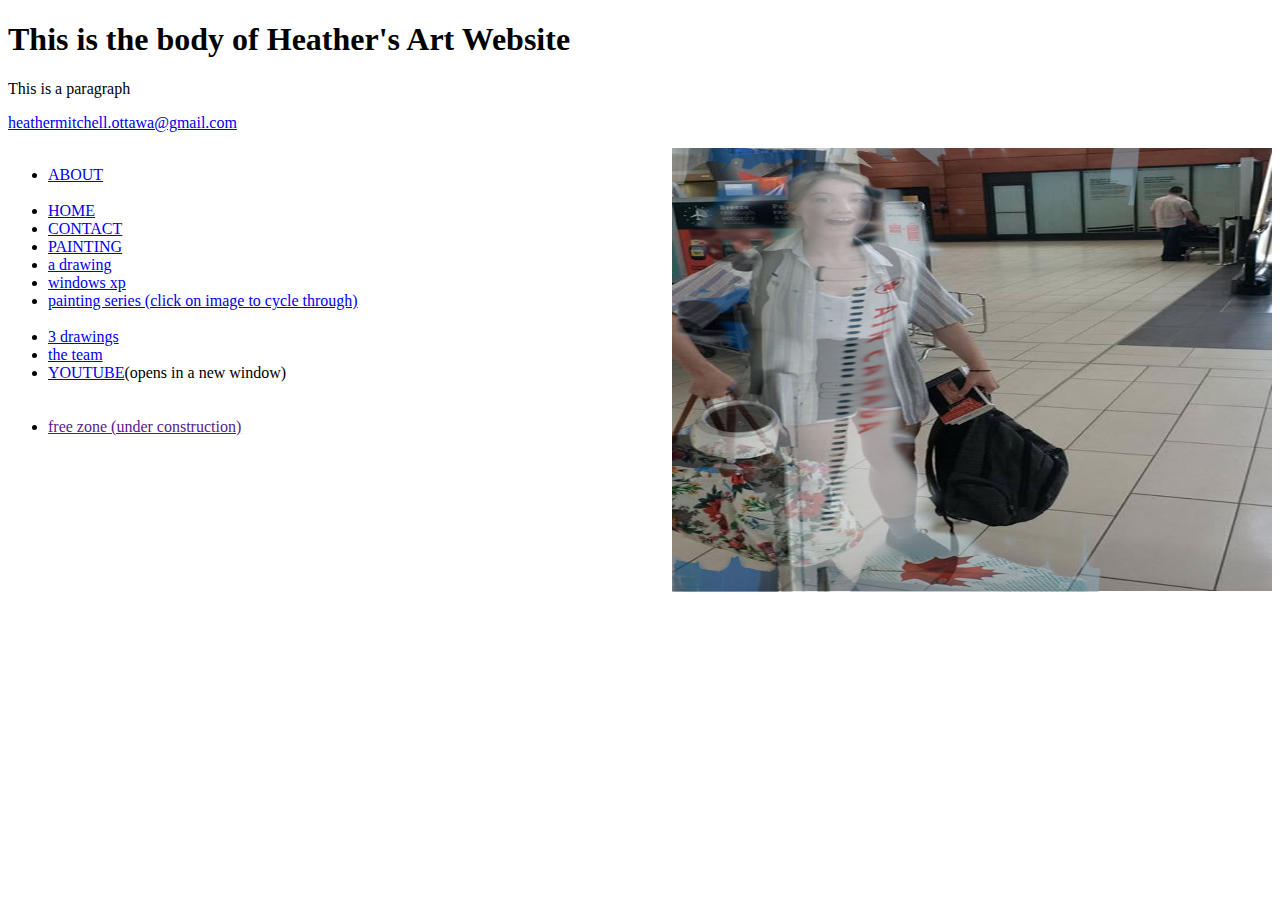
<file: index.html>
<!doctype html>

<html>
    
    <link rel="stylesheet" type="text/css" href="stylesheet.css">

    <head>
        <title>Welcome to Heather's Art Website</title>
        <!--(change icon:)<link rel="icon" href="http://example.com/favicon.png">-->
    </head>
    
    
    
    <body>
        
        
        
        <h1>This is the body of Heather's Art Website</h1>
        <p>This is a paragraph </p>
        
       
            <p>
                <a href="mailto:heathermitchell.ottawa@gmail.com">
                    heathermitchell.ottawa@gmail.com</a></p>
        
        
            <img src="images/air.png" alt="IMAGE OF ME" width="600" height="444" align="right"/>
        
        
        
        <!--<iframe width="560" height="315" src="https://www.youtube.com/embed/bsCu9fDRpOU" frameborder="0" allowfullscreen></iframe>-->
            
                <ul>
                    
                      </br>
                    
                    <li><a href="about.html">ABOUT</a></li>
                    </br>
                    <li><a href="home.html">HOME</a></li>
                    
                    <li><a href="contact.html">CONTACT</a></li>
                    <li><a href="painting1.html">PAINTING</a></li>
                    <li><a href="drawing.html">a drawing</a></li>
                    <li><a href="https://hisbmitchell.github.io/pressWXP/">windows xp</a></li>
                    <li><a href="https://hisbmitchell.github.io/a_pattern/">painting series (click on image to cycle through)</a></li> </br>
                    <li><a href="3drawings.html">3 drawings</a></li>
                    <li><a href="https://hisbmitchell.github.io/the_team/">the team</a></li>
                    
                  
                    <li><a href="http://www.youtube.com" target="_blank">YOUTUBE</a>(opens in a new window)</li></br></br>
                    <li><a href="">free zone (under construction)</a></li>
                    
                
            
            </ul>
            
        
    
    </body>


</html>
</file>
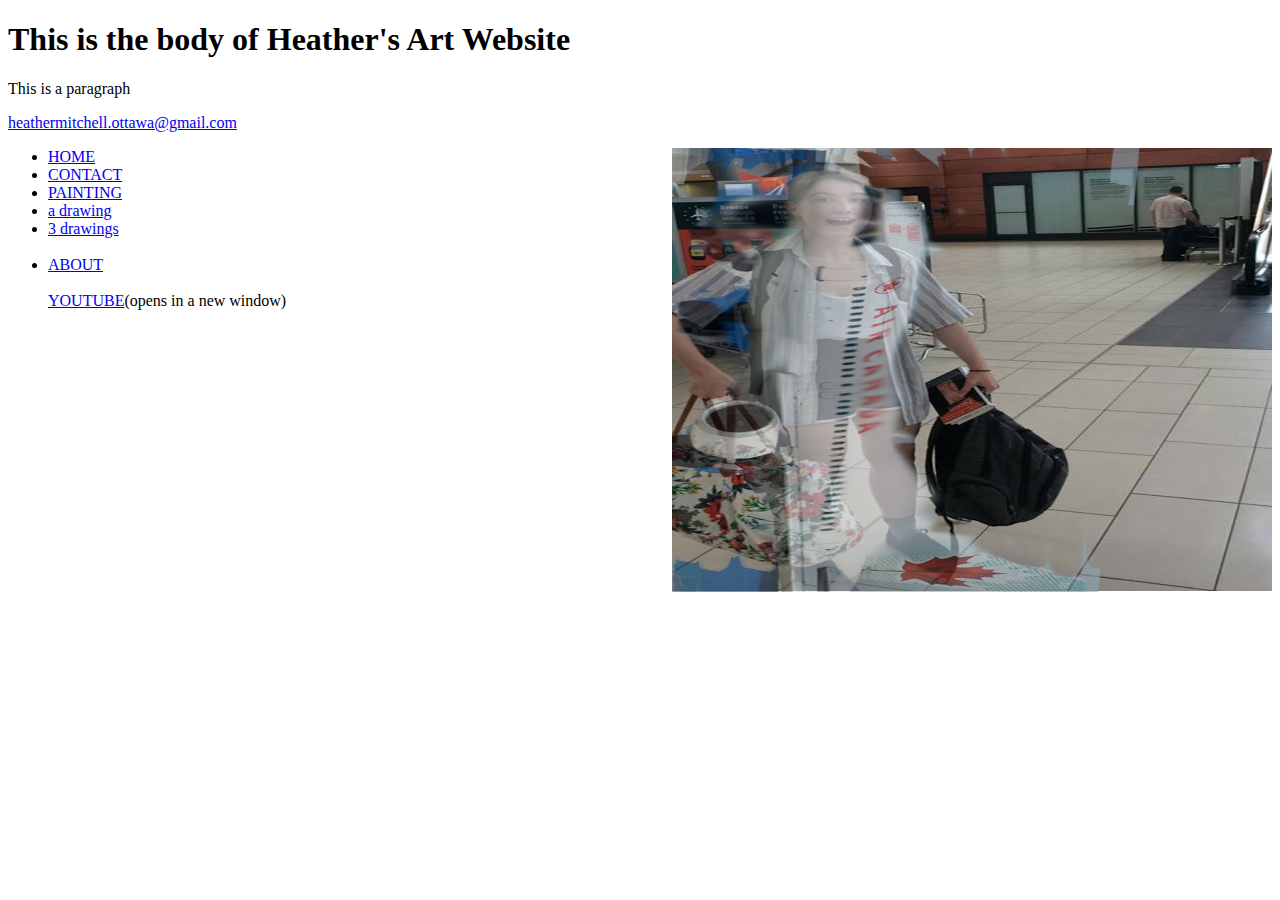
<file: artist website/index.html>
<!doctype html>

<html>
    
    <link rel="stylesheet" type="text/css" href="stylesheet.css">

    <head>
        <title>Welcome to Heather's Art Website</title>
        <!--(change icon:)<link rel="icon" href="http://example.com/favicon.png">-->
    </head>
    
    
    
    <body>
        
        
        
        <h1>This is the body of Heather's Art Website</h1>
        <p>This is a paragraph </p>
        
       
            <p>
                <a href="mailto:heathermitchell.ottawa@gmail.com">
                    heathermitchell.ottawa@gmail.com</a></p>
        
        
            <img src="images/air.png" alt="IMAGE OF ME" width="600" height="444" align="right"/>
        
        
        
        <!--<iframe width="560" height="315" src="https://www.youtube.com/embed/bsCu9fDRpOU" frameborder="0" allowfullscreen></iframe>-->
            
                <ul>
                    <li><a href="home.html">HOME</a></li>
                    
                    <li><a href="contact.html">CONTACT</a></li>
                    <li><a href="painting1.html">PAINTING</a></li>
                    <li><a href="drawing.html">a drawing</a></li>
                    <li><a href="3drawings.html">3 drawings</a></li>
                    
                    </br>
                    
                    <li><a href="about.html">ABOUT</a></li>
                    </br>
                    <a href="http://www.youtube.com" target="_blank">YOUTUBE</a>(opens in a new window)
                    
                
            
            </ul>
            
        
    
    </body>


</html>
</file>
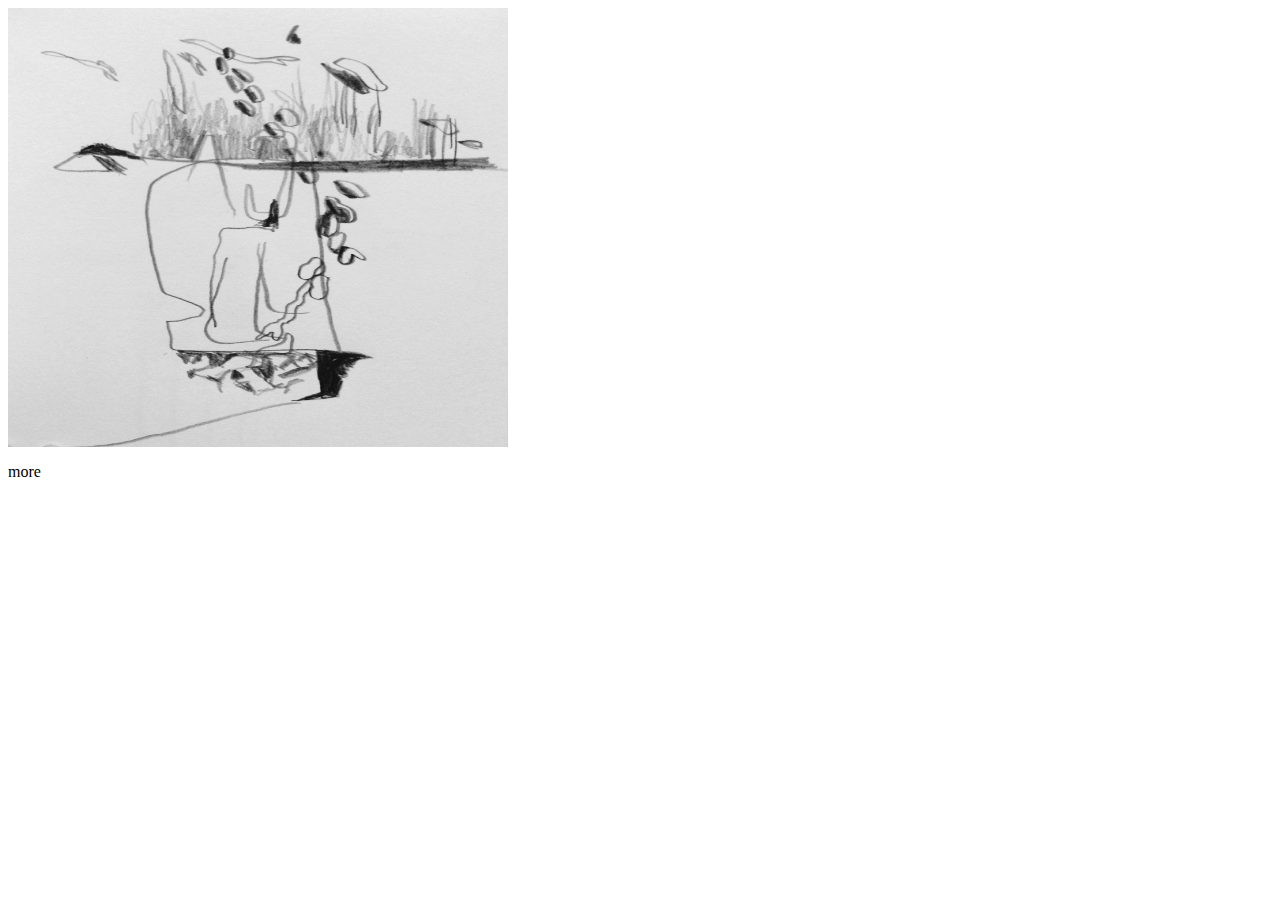
<file: 3drawings.html>
<!--doctype html-->

<html>
    
       <link rel="stylesheet" type="text/css" href="stylesheet.css">
    

    
        
        <p>
        
    <img src="images/sketch1.jpg" alt="PAINTING" width="500" height="439" >
   
    
    <P> <a href="more.html" style="color: #000000; text-decoration: none;">more</a> </P>
         

</html>
</file>
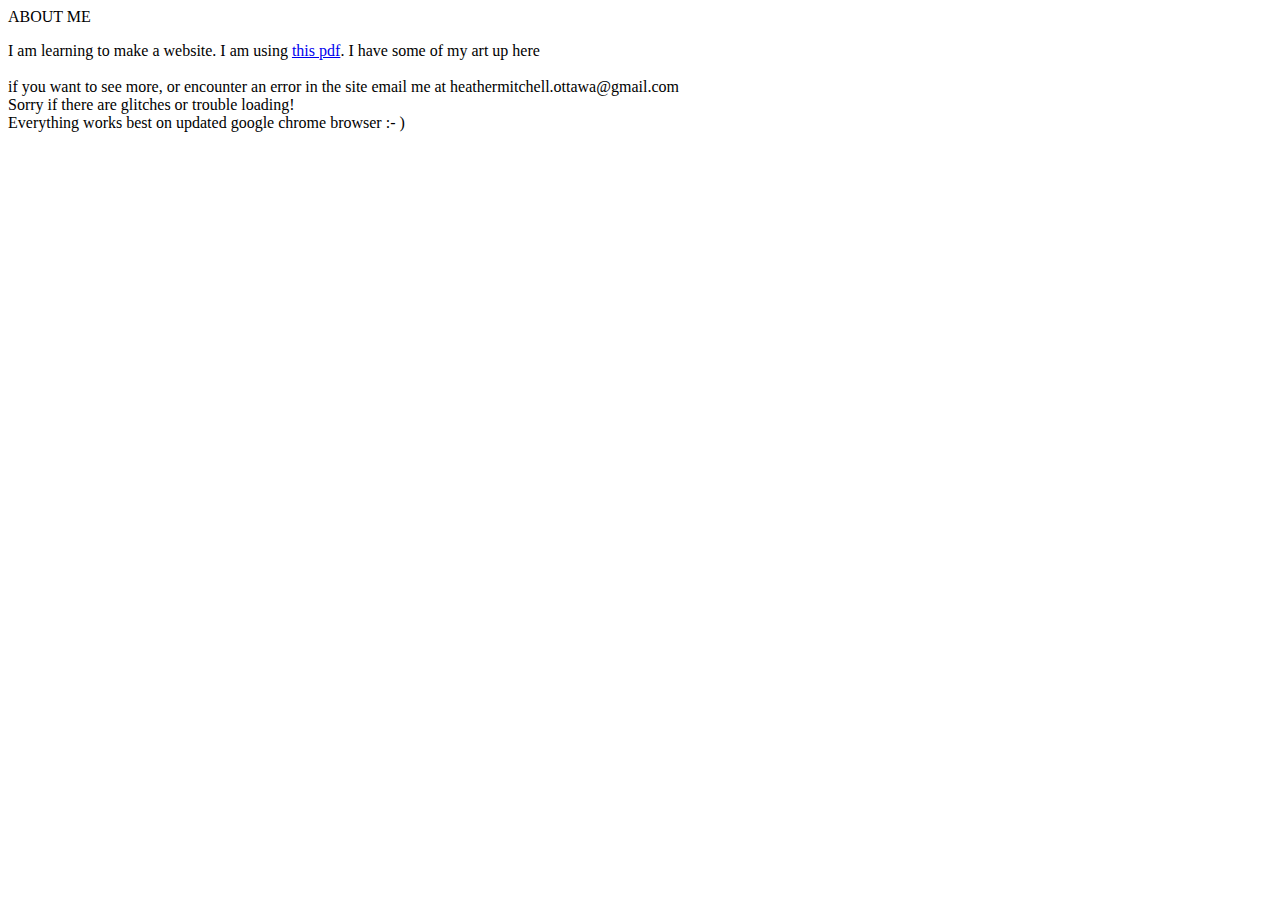
<file: about.html>
<!doctype html>

<html>



ABOUT ME
    
       <p>I am learning to make a website. I am using <a href="HTML and CSS design and build websites.pdf">this pdf</a>. I have some of my art up here <br /><br />
        if you want to see more, or encounter an error in the site email me at heathermitchell.ottawa@gmail.com
           
          <br /> Sorry if there are glitches or trouble loading! <br />Everything works best on updated google chrome browser :- )
           
        
    
    
    
    </p>


</html>
</file>
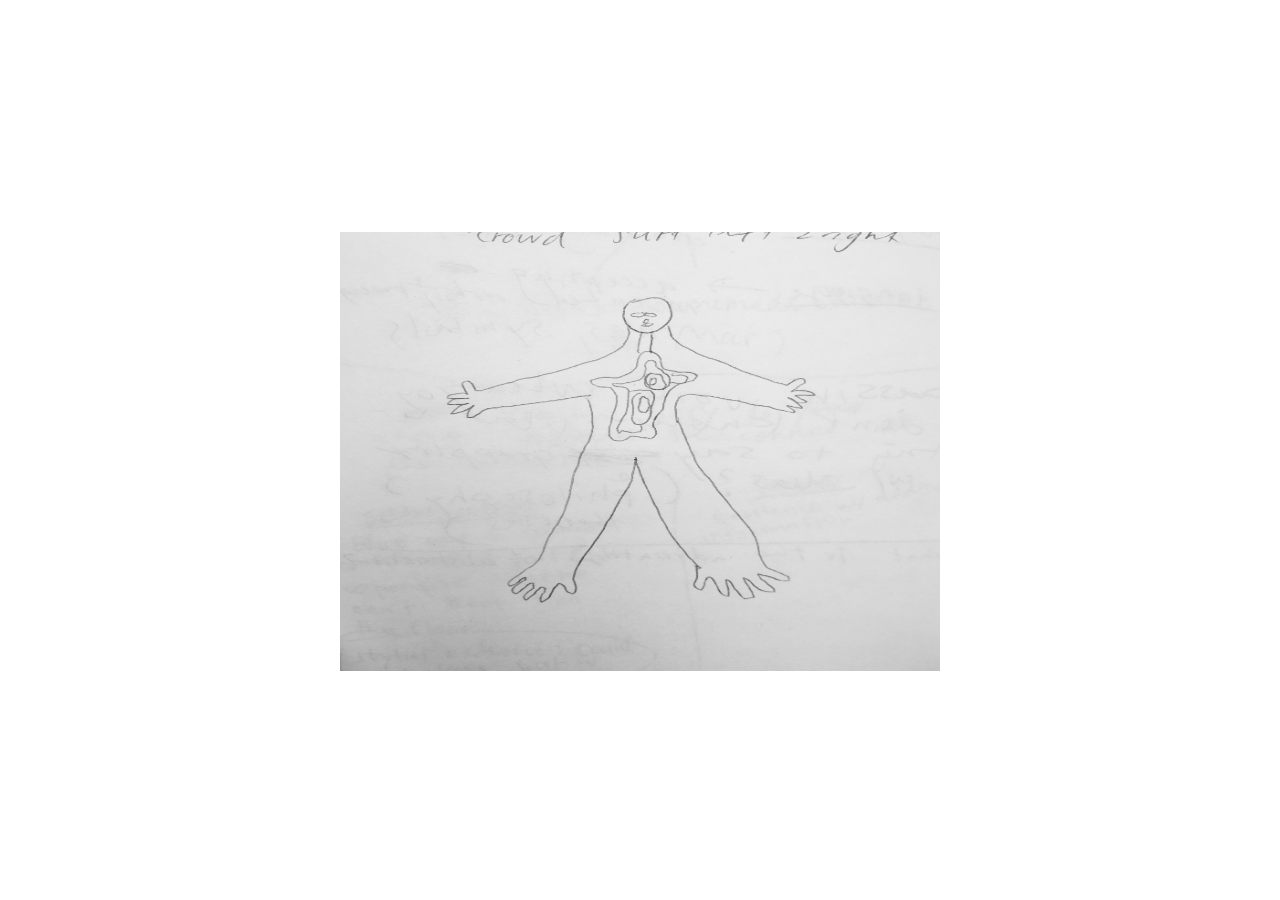
<file: drawing.html>
<!--doctype html-->

<html>
    
       <link rel="stylesheet" type="text/css" href="stylesheet.css">
    

    
        
        <p>
        
    <img class="centeredImage" src="images/drawing.JPG" alt="PAINTING" width="500" height="439" >
            
    </p>
         

</html>
</file>
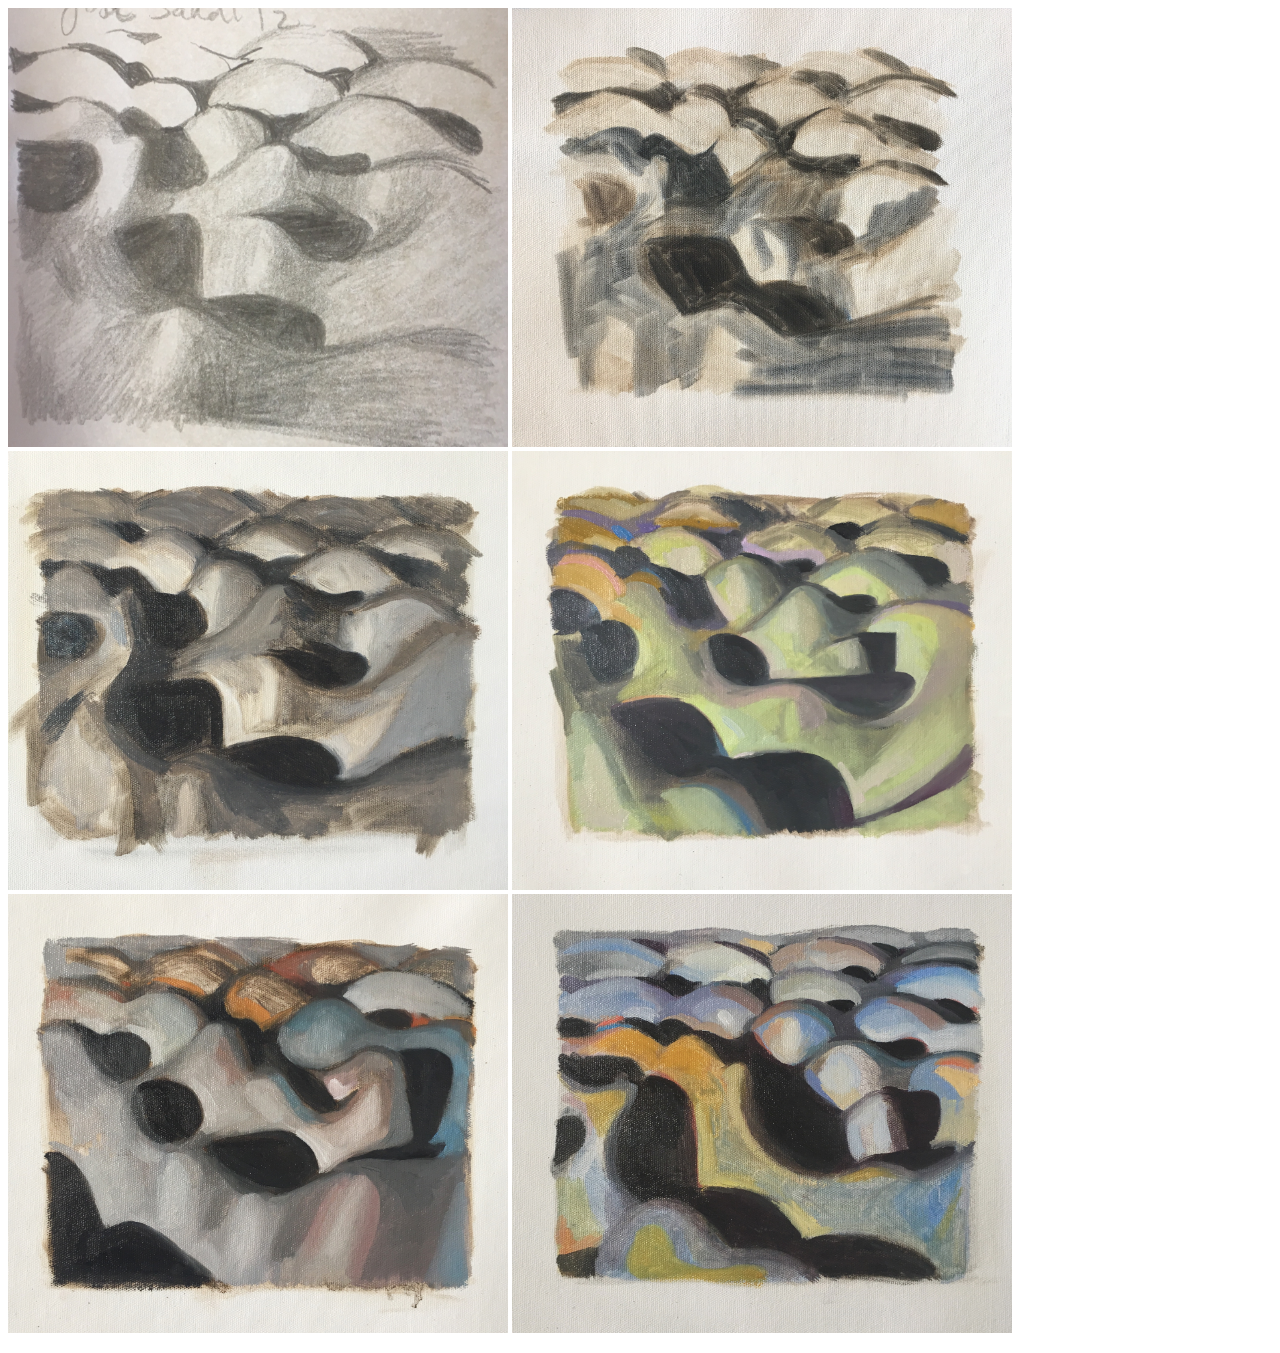
<file: interferance.html>
<!--doctype html-->

<html>
    
       <link rel="stylesheet" type="text/css" href="stylesheet.css">
    

    
        
        <p>
        
    <img src="images/waves1.JPG" alt="PAINTING" width="500" height="439" >
            <img src="images/waves2.JPG" alt="PAINTING" width="500" height="439" >
            <img src="images/waves3.JPG" alt="PAINTING" width="500" height="439" >
            <img src="images/waves4.JPG" alt="PAINTING" width="500" height="439" >
            <img src="images/waves5.JPG" alt="PAINTING" width="500" height="439" >
            <img src="images/waves6.JPG" alt="PAINTING" width="500" height="439" >
   
    
    <!--<P> <a href="more.html" style="color: #000000; text-decoration: none;">more</a> </P>-->
         

</html>
</file>
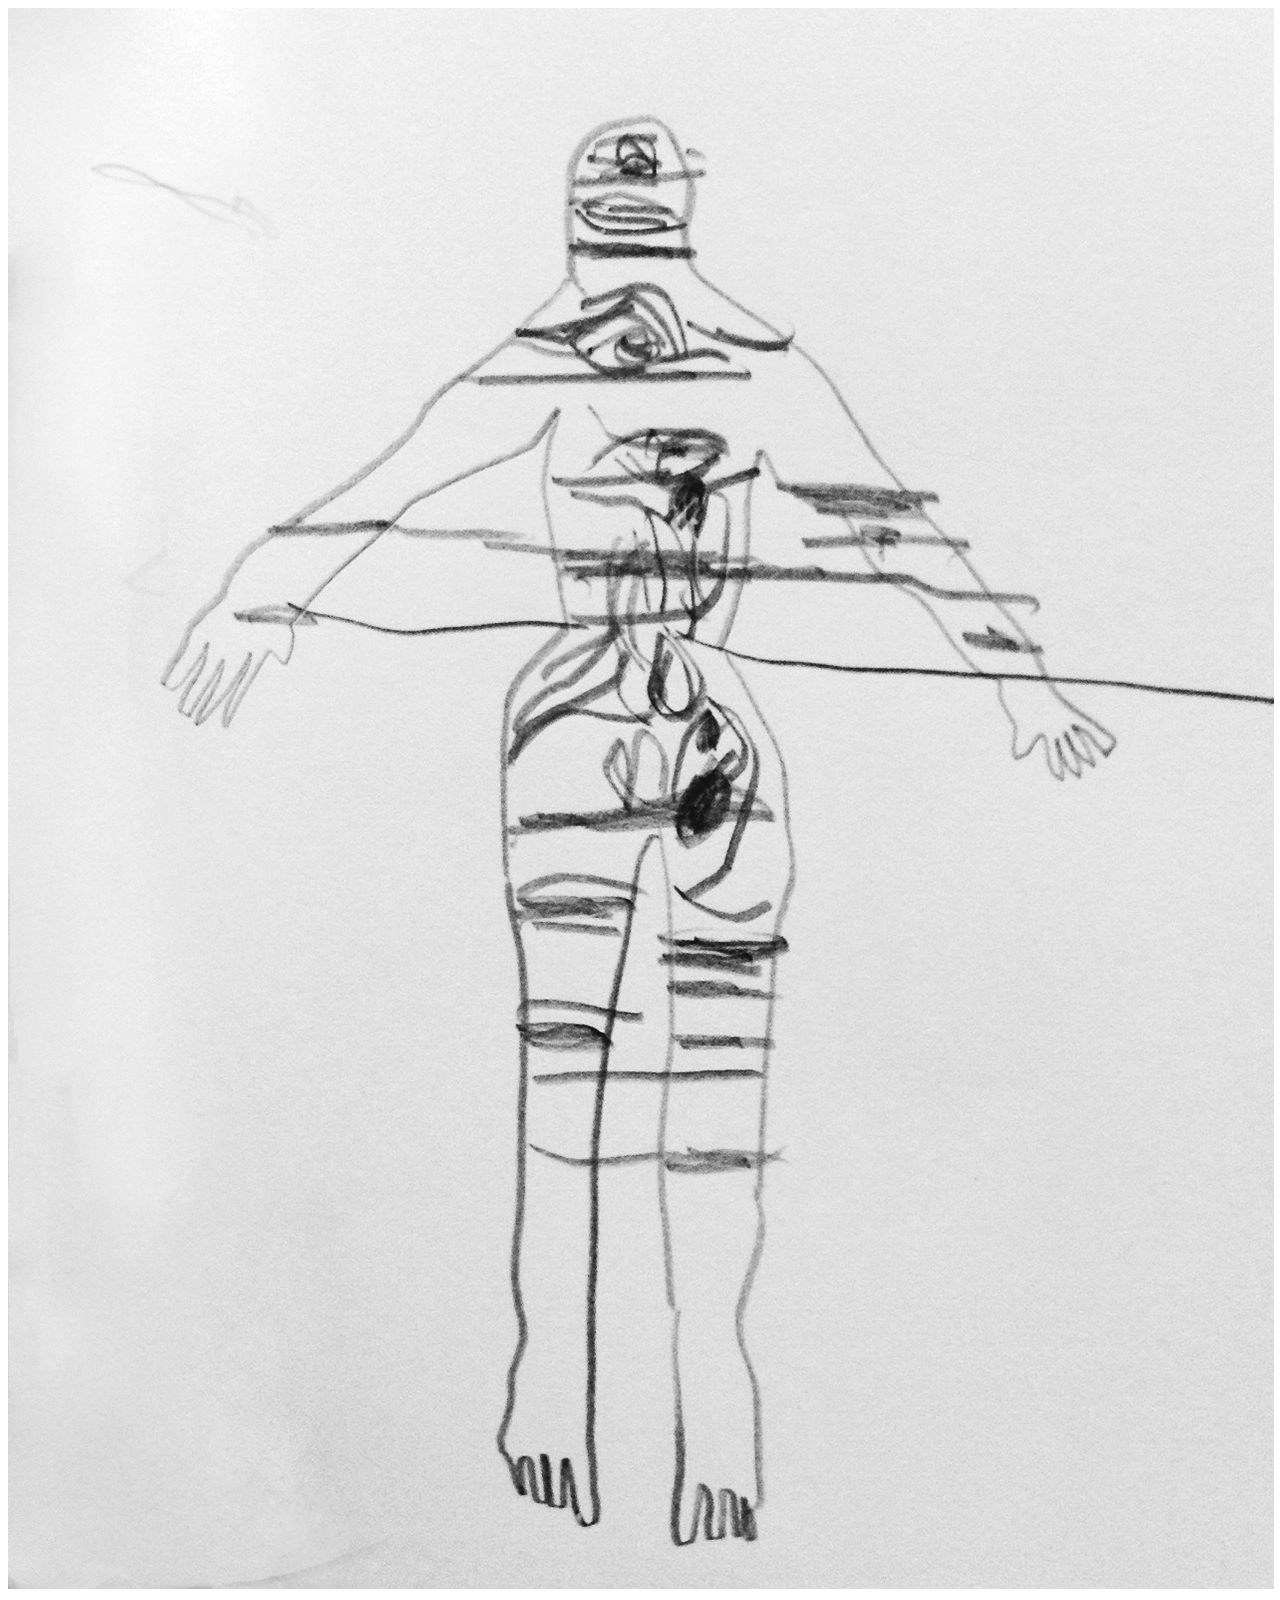
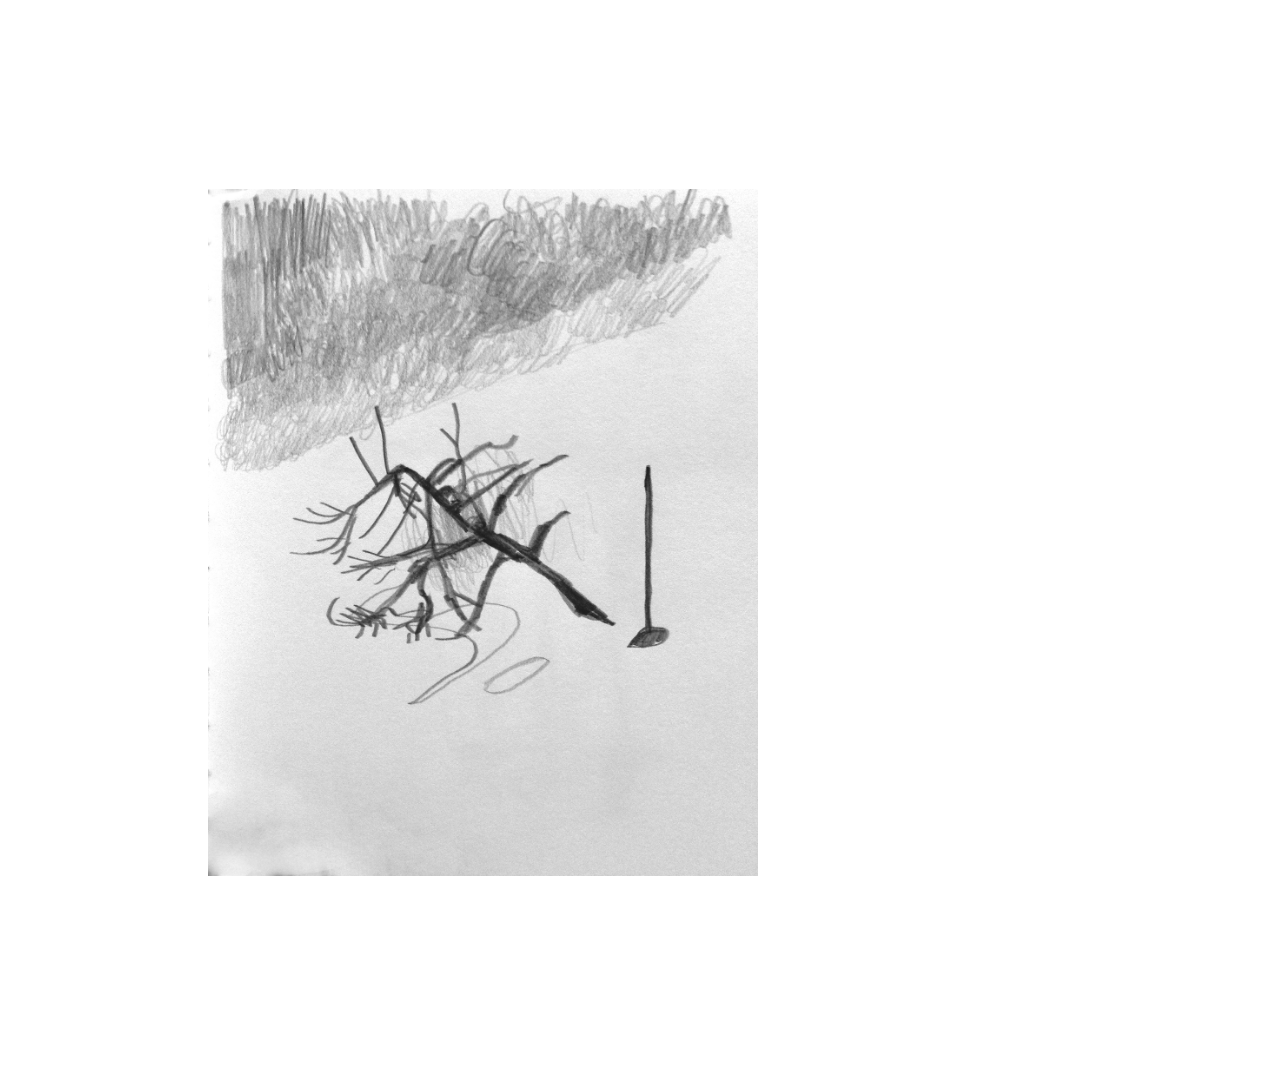
<file: more.html>
<!--doctype html-->

<html>
    
       <link rel="stylesheet" type="text/css" href="stylesheet.css">
    

    
        
        <p>
        
    <img src="images/sketch2.jpg" alt="PAINTING" width="1266" height="1581" >
        
            
    <img src="images/sketch3.jpg" alt="PAINTING" width="550" height="687"style="border:0px;margin:200px" >
            
    </p>
    
   
         

</html>
</file>
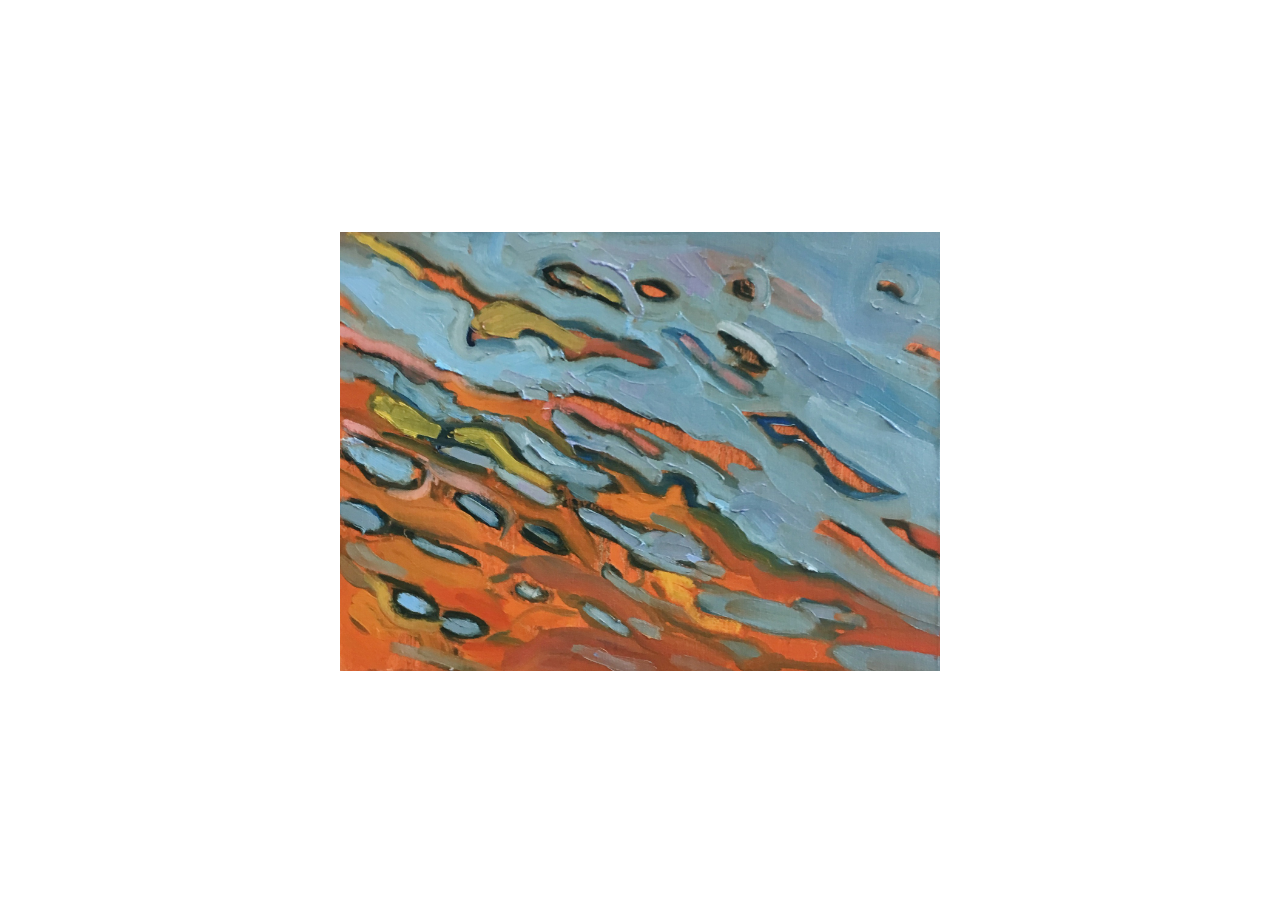
<file: painting1.html>
<!doctype html>

<html>
    
    <link rel="stylesheet" type="text/css" href="stylesheet.css">
    

    
        
        <p>
        
    <img class="centeredImage" src="images/waterpainting.jpg" alt="PAINTING" width="600" height="439" >
            
    </p>
            
        
    
    
    
    
    
</html>
</file>
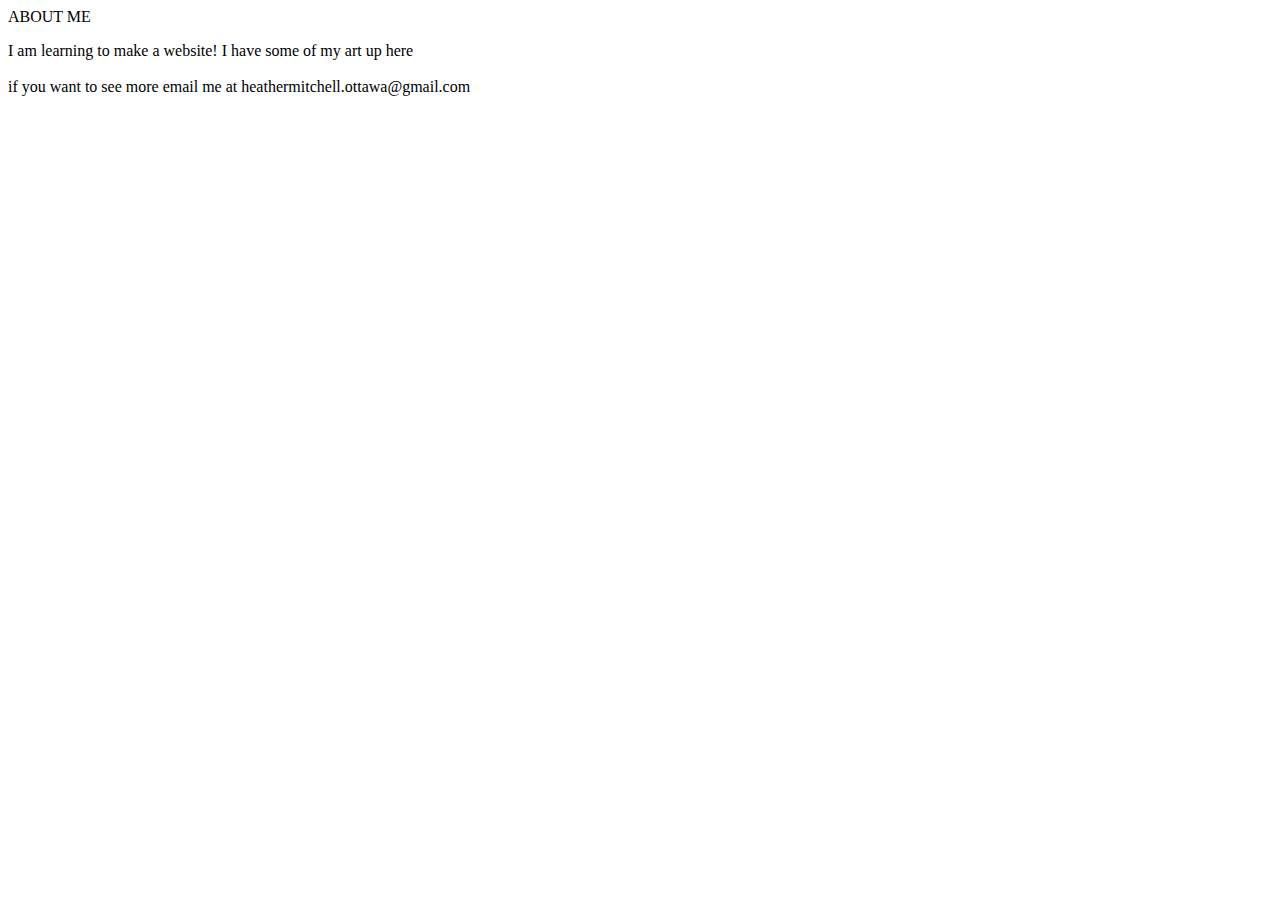
<file: artist website/about.html>
<!doctype html>

<html>



ABOUT ME
    
    <p>I am learning to make a website! I have some of my art up here <br /><br />
        if you want to see more email me at heathermitchell.ottawa@gmail.com
    
    
    </p>


</html>
</file>
<file: stylesheet.css>
#bg {
    
    position: fixed;
    top: 0;
    left: 0;
    
    
}

.centeredImage {
    
    position: absolute;
    top: 50%;
    left: 50%;
    width: 600px;
    height: 439px;
    margin-top: -218px;
    margin-left: -300px;
}
</file>
<file: artist website/stylesheet.css>
#bg {
    
    position: fixed;
    top: 0;
    left: 0;
    
    
}

.centeredImage {
    
    position: absolute;
    top: 50%;
    left: 50%;
    width: 600px;
    height: 439px;
    margin-top: -218px;
    margin-left: -300px;
}
</file>
